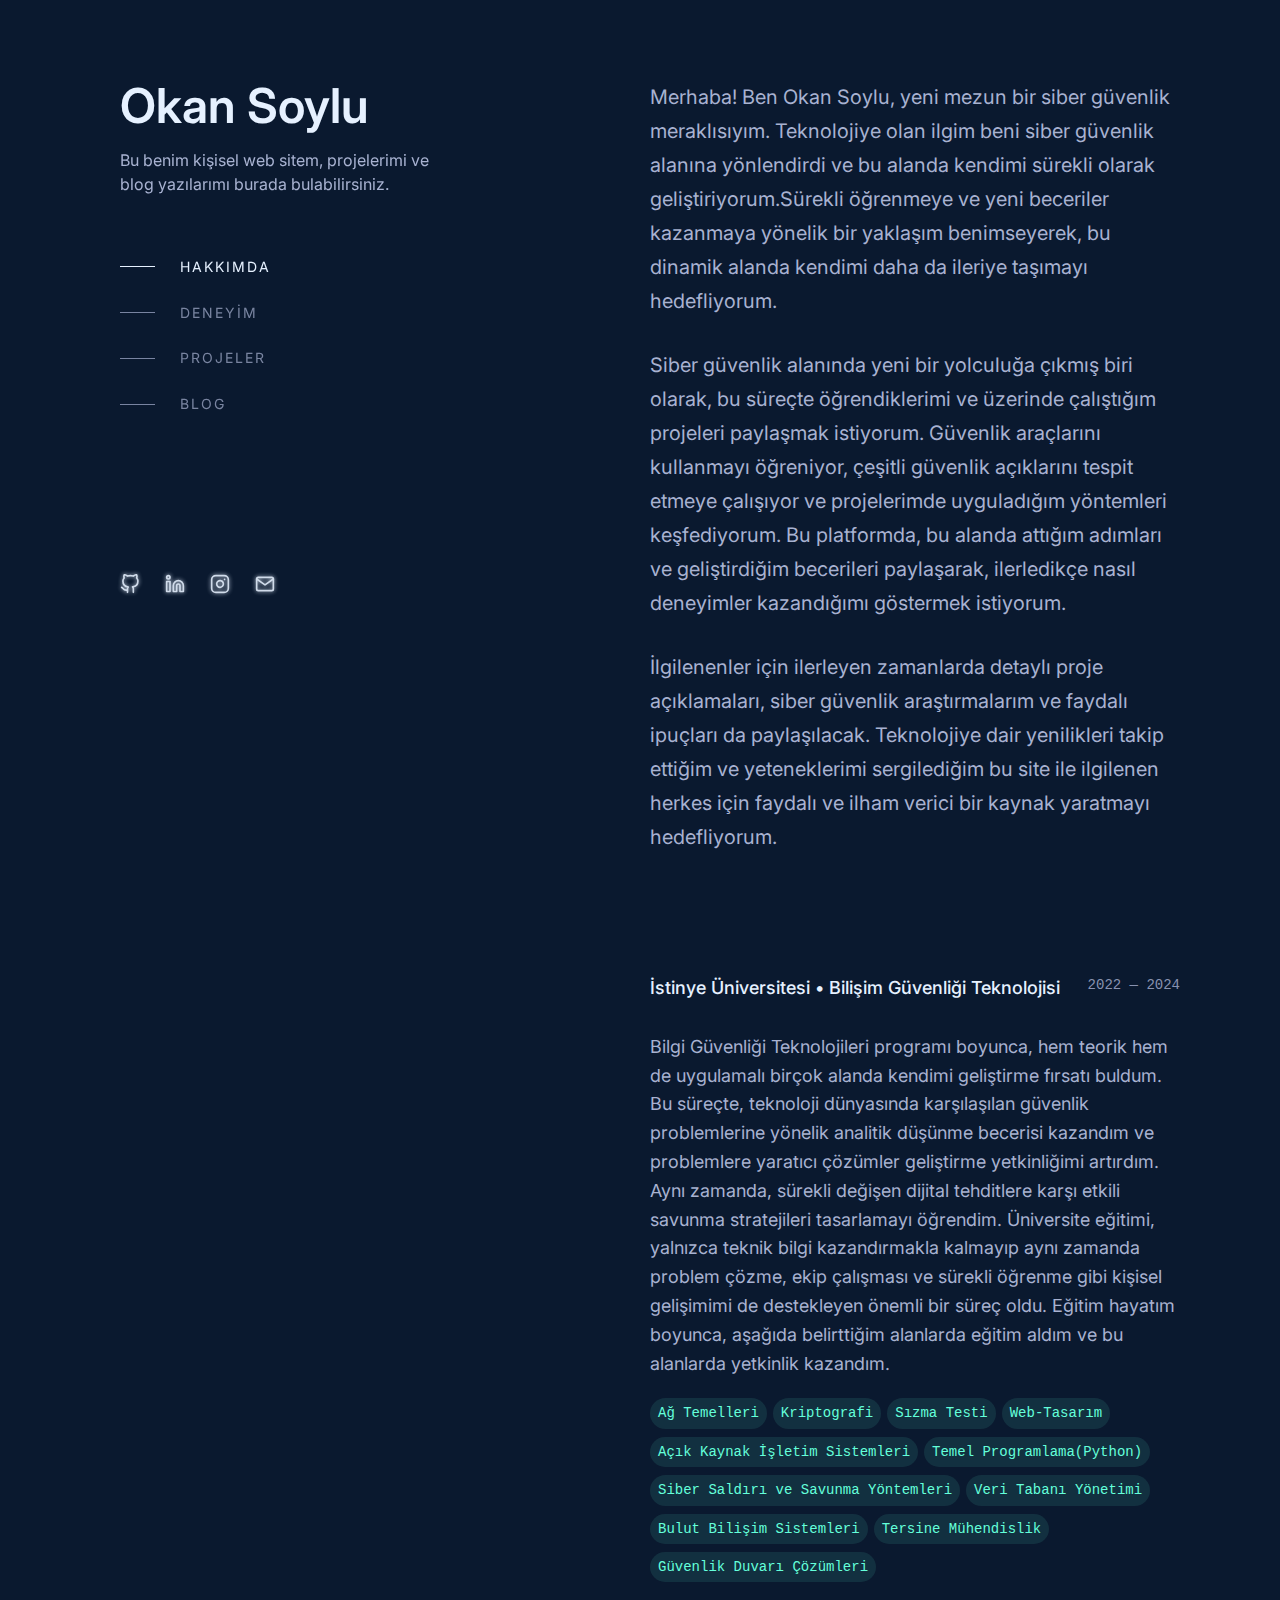
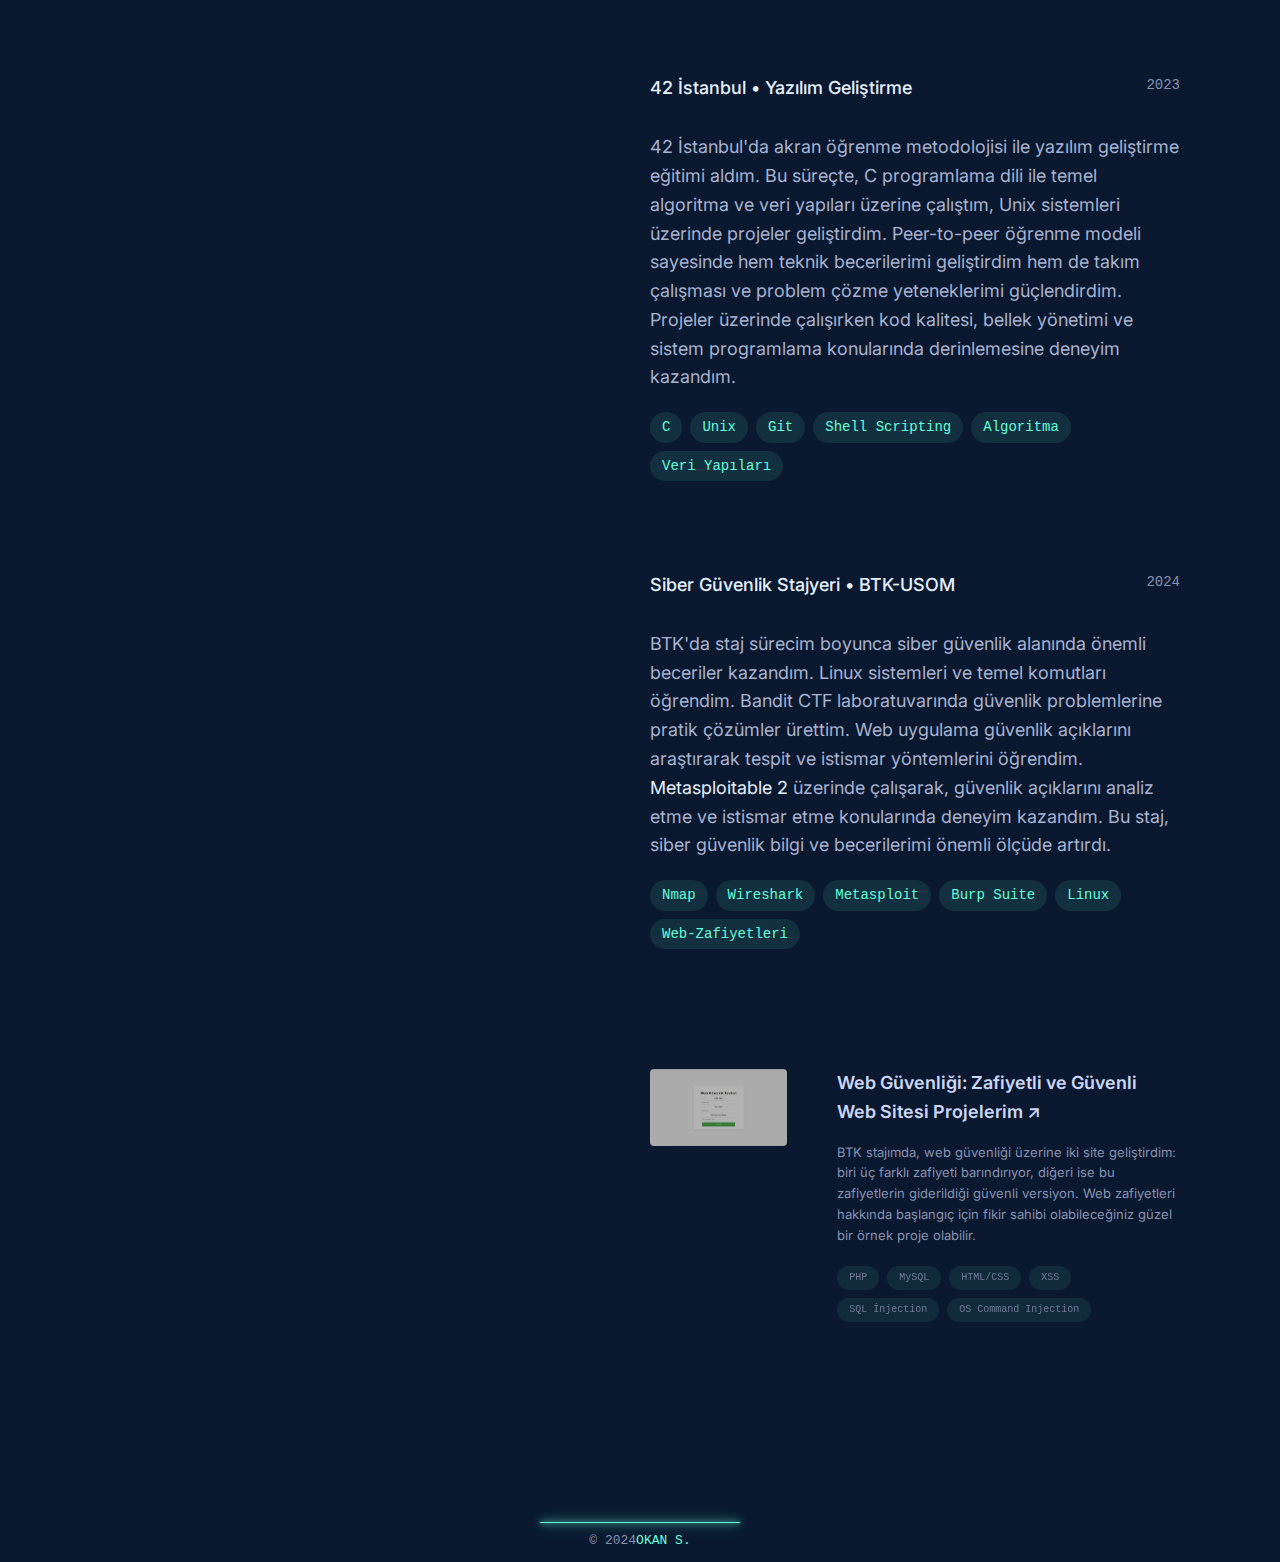
<file: index.html>
<!DOCTYPE html>
<html lang="tr">
<head>
    <meta charset="UTF-8">
    <meta name="viewport" content="width=device-width, initial-scale=1.0">
    <link rel="stylesheet" href="style.css">
    <link href="https://fonts.googleapis.com/css2?family=Inter:wght@300;400;500;600;700&display=swap" rel="stylesheet">
</head>
<body>
    <div class="side-menu">
        <div class="side-title">
            <h1><span>Okan</span> <span>Soylu</span></h1>
            <div>
                <p>Bu benim kişisel web sitem, projelerimi ve blog yazılarımı burada bulabilirsiniz.</p>
            </div>
        </div>

        <nav>
            <ul>
                <li class="active"><a href="#about">Hakkımda</a></li>
                <li><a href="#experience">Deneyim</a></li>
                <li><a href="#projects">Projeler</a></li>
                <li><a href="blog.html">Blog</a></li>
            </ul>
        </nav>

        <div class="social-links">
            <a href="https://github.com/soyluokan" target="_blank" rel="noopener noreferrer" aria-label="GitHub">
                <svg xmlns="http://www.w3.org/2000/svg" viewBox="0 0 24 24" fill="none" stroke="currentColor" stroke-width="2" stroke-linecap="round" stroke-linejoin="round"><path d="M9 19c-5 1.5-5-2.5-7-3m14 6v-3.87a3.37 3.37 0 0 0-.94-2.61c3.14-.35 6.44-1.54 6.44-7A5.44 5.44 0 0 0 20 4.77 5.07 5.07 0 0 0 19.91 1S18.73.65 16 2.48a13.38 13.38 0 0 0-7 0C6.27.65 5.09 1 5.09 1A5.07 5.07 0 0 0 5 4.77a5.44 5.44 0 0 0-1.5 3.78c0 5.42 3.3 6.61 6.44 7A3.37 3.37 0 0 0 9 18.13V22"></path></svg>
            </a>
            <a href="https://www.linkedin.com/in/okan-soylu-57ba29291/" target="_blank" rel="noopener noreferrer" aria-label="LinkedIn">
                <svg xmlns="http://www.w3.org/2000/svg" viewBox="0 0 24 24" fill="none" stroke="currentColor" stroke-width="2" stroke-linecap="round" stroke-linejoin="round"><path d="M16 8a6 6 0 0 1 6 6v7h-4v-7a2 2 0 0 0-2-2 2 2 0 0 0-2 2v7h-4v-7a6 6 0 0 1 6-6z"></path><rect x="2" y="9" width="4" height="12"></rect><circle cx="4" cy="4" r="2"></circle></svg>
            </a>
            <a href="https://www.instagram.com/soyluokann/profilecard/?igsh=MWhtcTM5ZnI5ZzhqcQ%3D%3D" target="_blank" rel="noopener noreferrer" aria-label="Instagram">
                <svg xmlns="http://www.w3.org/2000/svg" viewBox="0 0 24 24" fill="none" stroke="currentColor" stroke-width="2" stroke-linecap="round" stroke-linejoin="round"><rect x="2" y="2" width="20" height="20" rx="5" ry="5"></rect><path d="M16 11.37A4 4 0 1 1 12.63 8 4 4 0 0 1 16 11.37z"></path><line x1="17.5" y1="6.5" x2="17.51" y2="6.5"></line></svg>
            </a>
            <a href="https://mail.google.com/mail/?view=cm&fs=1&to=ookansoyluu@gmail.com" target="_blank" rel="noopener noreferrer" aria-label="Email">
                <svg xmlns="http://www.w3.org/2000/svg" viewBox="0 0 24 24" fill="none" stroke="currentColor" stroke-width="2" stroke-linecap="round" stroke-linejoin="round"><path d="M4 4h16c1.1 0 2 .9 2 2v12c0 1.1-.9 2-2 2H4c-1.1 0-2-.9-2-2V6c0-1.1.9-2 2-2z"></path><polyline points="22,6 12,13 2,6"></polyline></svg>
            </a>
        </div>
    </div>

    <main>
        <div class="right-section active" id="about">
            <p>Merhaba! Ben Okan Soylu, yeni mezun bir siber güvenlik meraklısıyım. Teknolojiye olan ilgim beni siber güvenlik alanına yönlendirdi ve bu alanda kendimi sürekli olarak geliştiriyorum.Sürekli öğrenmeye ve yeni beceriler kazanmaya yönelik bir yaklaşım benimseyerek, bu dinamik alanda kendimi daha da ileriye taşımayı hedefliyorum.</p>
            
            <p>Siber güvenlik alanında yeni bir yolculuğa çıkmış biri olarak, bu süreçte öğrendiklerimi ve üzerinde çalıştığım projeleri paylaşmak istiyorum. Güvenlik araçlarını kullanmayı öğreniyor, çeşitli güvenlik açıklarını tespit etmeye çalışıyor ve projelerimde uyguladığım yöntemleri keşfediyorum. Bu platformda, bu alanda attığım adımları ve geliştirdiğim becerileri paylaşarak, ilerledikçe nasıl deneyimler kazandığımı göstermek istiyorum.</p>
            
            <p>İlgilenenler için ilerleyen zamanlarda detaylı proje açıklamaları, siber güvenlik araştırmalarım ve faydalı ipuçları da paylaşılacak. Teknolojiye dair yenilikleri takip ettiğim ve yeteneklerimi sergilediğim bu site ile ilgilenen herkes için faydalı ve ilham verici bir kaynak yaratmayı hedefliyorum.</p>
        </div>

        <div class="right-section" id="experience">
            <div class="experience-item">
                <div class="experience-header">
                    <h3>İstinye Üniversitesi • Bilişim Güvenliği Teknolojisi</h3>
                    <span class="experience-date">2022 — 2024</span>
                </div>
                <p class="experience-description">
                    Bilgi Güvenliği Teknolojileri programı boyunca, hem teorik hem de uygulamalı birçok alanda kendimi geliştirme fırsatı buldum. Bu süreçte, teknoloji dünyasında karşılaşılan güvenlik problemlerine yönelik analitik düşünme becerisi kazandım ve problemlere yaratıcı çözümler geliştirme yetkinliğimi artırdım. Aynı zamanda, sürekli değişen dijital tehditlere karşı etkili savunma stratejileri tasarlamayı öğrendim. Üniversite eğitimi, yalnızca teknik bilgi kazandırmakla kalmayıp aynı zamanda problem çözme, ekip çalışması ve sürekli öğrenme gibi kişisel gelişimimi de destekleyen önemli bir süreç oldu. Eğitim hayatım boyunca, aşağıda belirttiğim alanlarda eğitim aldım ve bu alanlarda yetkinlik kazandım.
                </p>
                <div class="tech-stack">
                    <span>Ağ Temelleri</span>
                    <span>Kriptografi</span>
                    <span>Sızma Testi</span>
                    <span>Web-Tasarım</span>
                    <span>Açık Kaynak İşletim Sistemleri</span>
                    <span>Temel Programlama(Python)</span>
                    <span>Siber Saldırı ve Savunma Yöntemleri</span>
                    <span>Veri Tabanı Yönetimi</span>
                    <span>Bulut Bilişim Sistemleri</span>
                    <span>Tersine Mühendislik</span>
                    <span>Güvenlik Duvarı Çözümleri</span>
                </div>
            </div>

            <div class="experience-item">
                <div class="experience-header">
                    <h3>42 İstanbul • Yazılım Geliştirme</h3>
                    <span class="experience-date">2023</span>
                </div>
                <p class="experience-description">
                    42 İstanbul'da akran öğrenme metodolojisi ile yazılım geliştirme eğitimi aldım. Bu süreçte, C programlama dili 
                    ile temel algoritma ve veri yapıları üzerine çalıştım, Unix sistemleri üzerinde projeler geliştirdim. Peer-to-peer 
                    öğrenme modeli sayesinde hem teknik becerilerimi geliştirdim hem de takım çalışması ve problem çözme yeteneklerimi 
                    güçlendirdim. Projeler üzerinde çalışırken kod kalitesi, bellek yönetimi ve sistem programlama konularında 
                    derinlemesine deneyim kazandım.
                </p>
                <div class="tech-stack">
                    <span>C</span>
                    <span>Unix</span>
                    <span>Git</span>
                    <span>Shell Scripting</span>
                    <span>Algoritma</span>
                    <span>Veri Yapıları</span>
                </div>
            </div>

            <div class="experience-item">
                <div class="experience-header">
                    <h3>Siber Güvenlik Stajyeri • BTK-USOM</h3>
                    <span class="experience-date">2024</span>
                </div>
                <p class="experience-description">
                    BTK'da staj sürecim boyunca siber güvenlik alanında önemli
                    beceriler kazandım. Linux sistemleri ve temel komutları
                    öğrendim. Bandit CTF laboratuvarında güvenlik problemlerine
                    pratik çözümler ürettim. Web uygulama güvenlik açıklarını
                    araştırarak tespit ve istismar yöntemlerini öğrendim.
                    <a href="https://www.beyaz.net/tr/guvenlik/makaleler/metasploitable_2_nedir.html" target="_blank" rel="noopener noreferrer">Metasploitable 2</a> üzerinde çalışarak, güvenlik açıklarını analiz
                    etme ve istismar etme konularında deneyim kazandım. Bu staj,
                    siber güvenlik bilgi ve becerilerimi önemli ölçüde artırdı.
                </p>
                <div class="tech-stack">
                    <span>Nmap</span>
                    <span>Wireshark</span>
                    <span>Metasploit</span>
                    <span>Burp Suite</span>
                    <span>Linux</span>
                    <span>Web-Zafiyetleri</span>
                </div>
            </div>

            
            </div>
        </div>

        <div class="right-section" id="projects">
            <div class="project-item">
                <div class="project-image">
                    <img src="./images/anasayfa.jpg" alt="Web Güvenlik Projesi Ana Sayfa" />
                </div>
                <div class="project-content">
                    <h3><a href="web-zafiyet-projesi.html">Web Güvenliği: Zafiyetli ve Güvenli Web Sitesi Projelerim ↗</a></h3>
                    <p>BTK stajımda, web güvenliği üzerine iki site geliştirdim: biri üç farklı zafiyeti barındırıyor, diğeri ise bu zafiyetlerin giderildiği güvenli versiyon. Web zafiyetleri hakkında başlangıç için fikir sahibi olabileceğiniz güzel bir örnek proje olabilir.</p>
                    <div class="tech-stack">
                        <span>PHP</span>
                        <span>MySQL</span>
                        <span>HTML/CSS</span>
                        <span>XSS</span>
                        <span>SQL İnjection</span>
                        <span>OS Command Injection</span>
                    </div>
                </div>
            </div>
        </div>
    </main>
    <div class="white-line">© 2024 <span>OKAN S.</span></div>
    <script>
        // Scroll pozisyonuna göre aktif menüyü güncelle
        window.addEventListener('scroll', function() {
            const sections = document.querySelectorAll('.right-section');
            const navItems = document.querySelectorAll('.side-menu nav ul li');
            
            let current = '';
            
            sections.forEach(section => {
                const sectionTop = section.offsetTop;
                if (pageYOffset >= sectionTop - 100) {
                    current = section.getAttribute('id');
                }
            });
            
            navItems.forEach(item => {
                item.classList.remove('active');
                if (item.querySelector('a').getAttribute('href') === `#${current}`) {
                    item.classList.add('active');
                }
            });
        });
    </script>
</body>
</html>
</file>
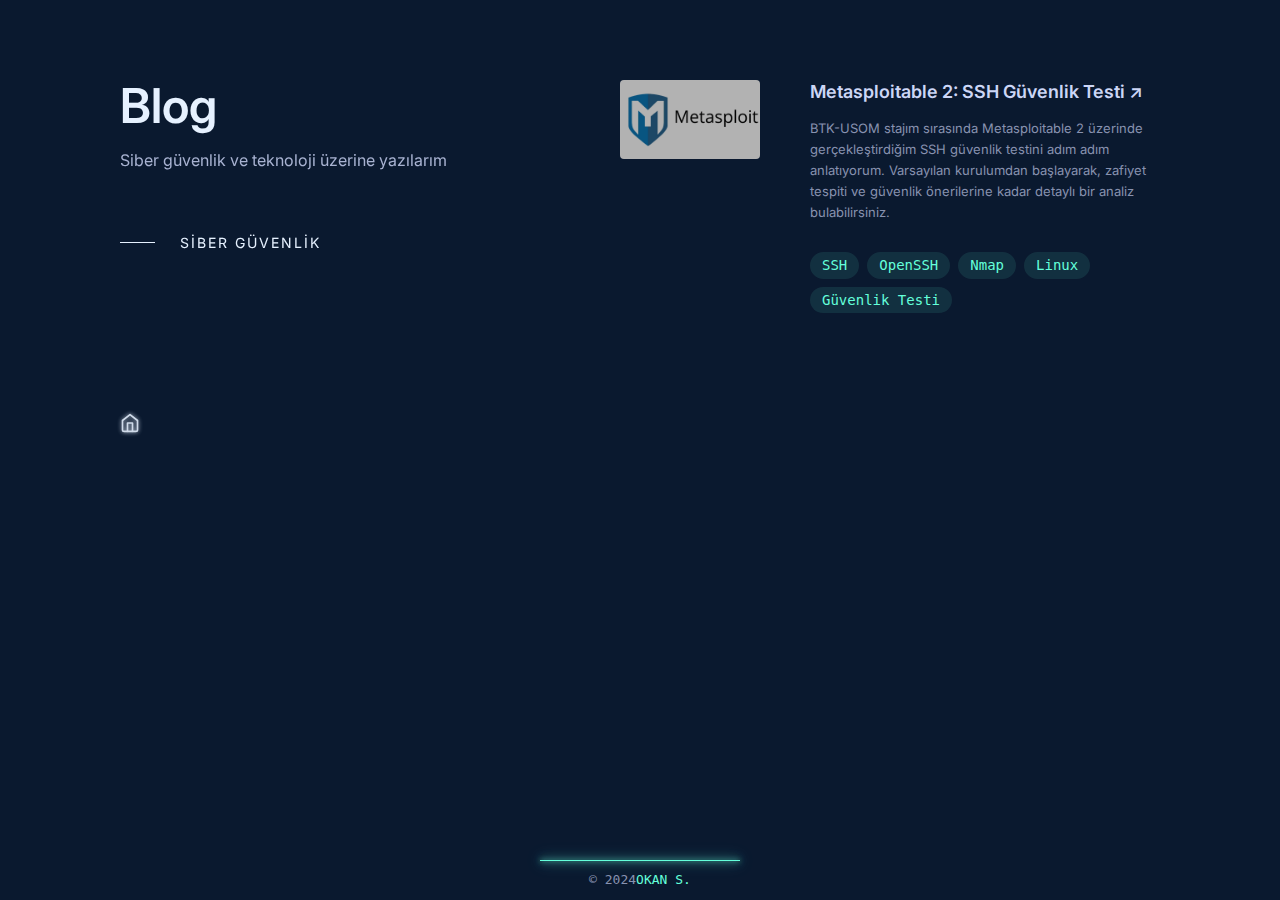
<file: blog.html>
<!DOCTYPE html>
<html lang="tr">
<head>
    <meta charset="UTF-8">
    <meta name="viewport" content="width=device-width, initial-scale=1.0">
    <title>Blog - Okan Soylu</title>
    <link rel="stylesheet" href="style.css">
    <link href="https://fonts.googleapis.com/css2?family=Inter:wght@300;400;500;600;700&display=swap" rel="stylesheet">
</head>
<body>
    <div class="side-menu">
        <div class="side-title">
            <h1><span>Blog</span></h1>
            <div>
                <p>Siber güvenlik ve teknoloji üzerine yazılarım</p>
            </div>
        </div>

        <nav>
            <ul>
                <li class="active"><a href="#security">Siber Güvenlik</a></li>
            </ul>
        </nav>

        <div class="social-links">
            <a href="index.html" aria-label="Ana Sayfa">
                <svg xmlns="http://www.w3.org/2000/svg" viewBox="0 0 24 24" fill="none" stroke="currentColor" stroke-width="2" stroke-linecap="round" stroke-linejoin="round"><path d="M3 9l9-7 9 7v11a2 2 0 0 1-2 2H5a2 2 0 0 1-2-2z"></path><polyline points="9 22 9 12 15 12 15 22"></polyline></svg>
            </a>
        </div>
    </div>

    <main>
        <div class="blog-container">
            <div class="project-item">
                <div class="project-image">
                    <img src="images/mtsploit-logo.png" alt="Metasploit Logo" />
                </div>
                <div class="project-content">
                    <h3><a href="#post1">Metasploitable 2: SSH Güvenlik Testi ↗</a></h3>
                    <p>BTK-USOM stajım sırasında Metasploitable 2 üzerinde gerçekleştirdiğim SSH güvenlik testini adım adım anlatıyorum. Varsayılan kurulumdan başlayarak, zafiyet tespiti ve güvenlik önerilerine kadar detaylı bir analiz bulabilirsiniz.</p>
                    <div class="tech-stack">
                        <span>SSH</span>
                        <span>OpenSSH</span>
                        <span>Nmap</span>
                        <span>Linux</span>
                        <span>Güvenlik Testi</span>
                    </div>
                </div>
            </div>

            <!-- Tam blog yazısı -->
            <article id="post1" class="blog-post" style="display: none;">
                <div class="post-header">
                    <h2>Metasploitable 2: SSH Güvenlik Testi</h2>
                    <div class="post-meta">
                        <span class="post-date">15 Mart 2024</span>
                        <span class="post-category">Siber Güvenlik</span>
                    </div>
                </div>
                <div class="post-content">
                    <p>Bu yazıda, BTK-USOM stajım sırasında gerçekleştirdiğim güvenlik testlerinden birini detaylı olarak anlatacağım. Metasploitable 2, güvenlik uzmanları ve öğrenciler için özel olarak hazırlanmış, kasıtlı olarak güvenlik açıkları barındıran bir Linux dağıtımıdır. Bu sanal makine, güvenlik testlerini güvenli bir ortamda pratik yapabilmek için tasarlanmıştır ve içerisinde SSH, FTP, HTTP gibi birçok zafiyetli servis bulunmaktadır.</p>

                    <p>BTK-USOM stajım sırasında Metasploitable 2 üzerinde gerçekleştirdiğim güvenlik testlerinden SSH servisine odaklanarak, bir güvenlik testinin nasıl yapıldığını adım adım anlatacağım. SSH, sistemlere uzaktan güvenli erişim sağlayan önemli bir servis olduğu için, güvenlik yapılandırması kritik önem taşır.</p>

                    <h3>1. Hedef Sistem Bilgisi</h3>
                    <p>İlk olarak Metasploitable 2 sanal makinesini WMvare üzerinde başlattık. Açılış ekranında bizi varsayılan giriş bilgileri karşıladı:</p>
                    <ul>
                        <li>Kullanıcı adı: msfadmin</li>
                        <li>Parola: msfadmin</li>
                    </ul>
                    
                    <p>Bu bilgilerle sisteme giriş yaptıktan sonra, hedef sistemin ağ bilgilerini öğrenmek için terminal üzerinde <code>ipconfig</code> komutunu çalıştırdık:</p>
                    
                    <img src="images/msf-2.JPG" alt="IP Konfigürasyonu" class="post-image">
                    
                    <p>Komut çıktısından gördüğümüz üzere, Metasploitable 2 sistemimiz 192.168.61.134 IP adresini almış durumda. Bu IP adresi, güvenlik testlerimiz sırasında hedef sistemimize erişmek için kullanacağımız adres olacak.</p>

                    <h3>2. SSH Servis Analizi</h3>
                    <p>Hedef sistemdeki SSH servisini analiz etmek için Nmap aracını kullandık. Nmap (Network Mapper), ağ keşfi ve güvenlik denetimi için kullanılan açık kaynaklı bir araçtır. Bu araç sayesinde hedef sistemdeki açık portları, çalışan servisleri ve bu servislerin versiyonlarını tespit edebiliriz.</p>
                    
                    <p>Aşağıdaki Nmap komutunu kullanarak hedef sistemdeki SSH servisinin detaylı analizini gerçekleştirdik:</p>
                    <code>nmap -sV -sS -O  192.168.61.134</code>
                    
                    <p>Kullandığımız Nmap parametrelerinin işlevleri:</p>
                    <ul>
                        <li><code>-sV</code>: Çalışan servislerin versiyon bilgilerini tespit eder</li>
                        <li><code>-sS</code>: TCP SYN taraması yapar, yarı-açık tarama olarak da bilinir</li>
                        <li><code>-O</code>: İşletim sistemi tespiti yapar</li>
                    </ul>

                    <p>Bu parametreler dışında Nmap'in çok daha fazla özelliği bulunmaktadır. Terminal üzerinde <code>nmap --help</code> komutunu çalıştırarak tüm parametrelere ve detaylı açıklamalarına ulaşabilirsiniz.</p>
                    
                    <img src="images/msf-4.JPG" alt="Nmap Tarama Sonuçları" class="post-image">
                    
                    <p>Tarama sonucunda SSH servisi hakkında önemli bilgilere ulaştık:</p>
                    <ul>
                        <li>Port: 22/tcp (açık)</li>
                        <li>Servis: OpenSSH 4.7p1</li>
                        <li>Platform: Debian 8ubuntu1</li>
                    </ul>
                    
                    <p>Bu bilgiler, SSH servisinin eski bir sürüm kullandığını ve potansiyel güvenlik açıklarına sahip olabileceğini gösteriyor.</p>

                    <h3>3. Bağlantı Testi</h3>
                    <p>SSH (Secure Shell) bağlantısı yapmak için temel syntax şu şekildedir:</p>
                    <code>ssh [kullanıcı_adı]@[hedef_ip_adresi]</code>
                    
                    <p>Örneğin normal şartlarda şu komut yeterli olurdu:</p>
                    <code>ssh msfadmin@192.168.61.134</code>

                    <img src="images/msf-5.JPG" alt="SSH Bağlantısı" class="post-image">
                    
                    <p>Ancak SSH bağlantı denemesi sırasında modern SSH istemcilerinin güvenlik nedeniyle eski algoritmaları reddettiğini gördük. Bu nedenle bağlantı için özel parametreler kullanmamız gerekti:</p>
                    <code>ssh -o HostKeyAlgorithms=+ssh-rsa -o PubkeyAcceptedAlgorithms=+ssh-rsa msfadmin@192.168.61.134</code>
                    
                    <p>Burada kullandığımız ek parametreler, eski RSA algoritmasını kabul etmemizi sağlıyor. Bu durum bile sistemin ne kadar eski ve güvensiz olduğunu gösteriyor.</p>

                    <h3>Tespit Edilen Güvenlik Zafiyetleri</h3>
                    <ul>
                        <li>OpenSSH 4.7p1 sürümü çok eski ve bilinen güvenlik açıkları mevcut</li>
                        <li>Eski ve güvensiz SSH algoritmaları kullanılıyor</li>
                        <li>SSH servisi varsayılan portta (22) çalışıyor</li>
                        <li>Basit ve tahmin edilebilir kullanıcı adı/şifre kullanılmış</li>
                    </ul>

                    <h3>Güvenlik Önerileri</h3>
                    <ul>
                        <li>SSH sürümünün güncel bir versiyona yükseltilmesi</li>
                        <li>Güvenli SSH algoritmalarının kullanılması</li>
                        <li>SSH portunun değiştirilmesi</li>
                        <li>Güçlü parola politikalarının uygulanması</li>
                    </ul>
                </div>
            </article>
        </div>
    </main>

    <div class="white-line">© 2024 <span>OKAN S.</span></div>

    <script>
        document.addEventListener('DOMContentLoaded', function() {
            // Blog yazısı görüntüleme
            document.querySelector('.project-content h3 a').addEventListener('click', function(e) {
                e.preventDefault();
                document.querySelector('.project-item').style.display = 'none';
                document.querySelector('#post1').style.display = 'block';
            });

            // Ana sayfaya dönüş için sosyal medya ikonlarındaki ev ikonuna tıklama
            document.querySelector('.social-links a').addEventListener('click', function() {
                window.location.href = 'index.html';
            });
        });
    </script>
</body>
</html>
</file>
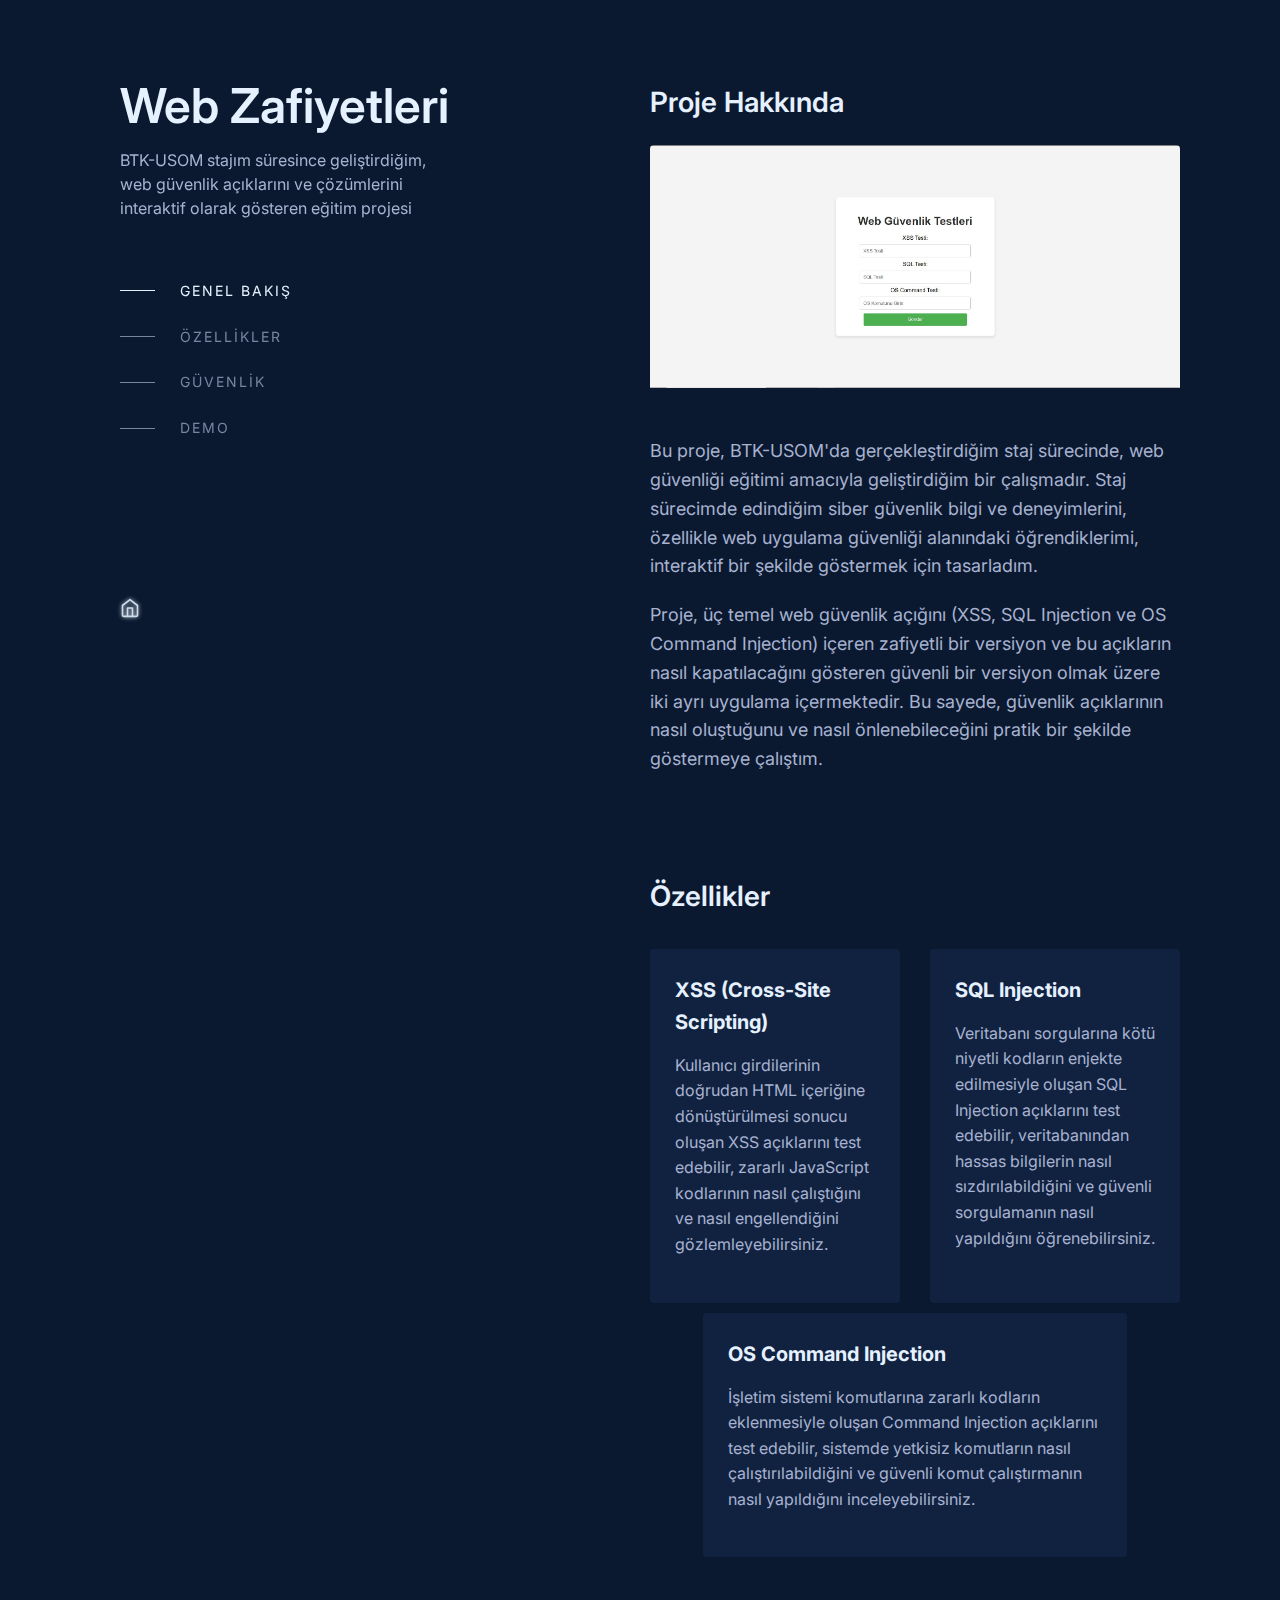
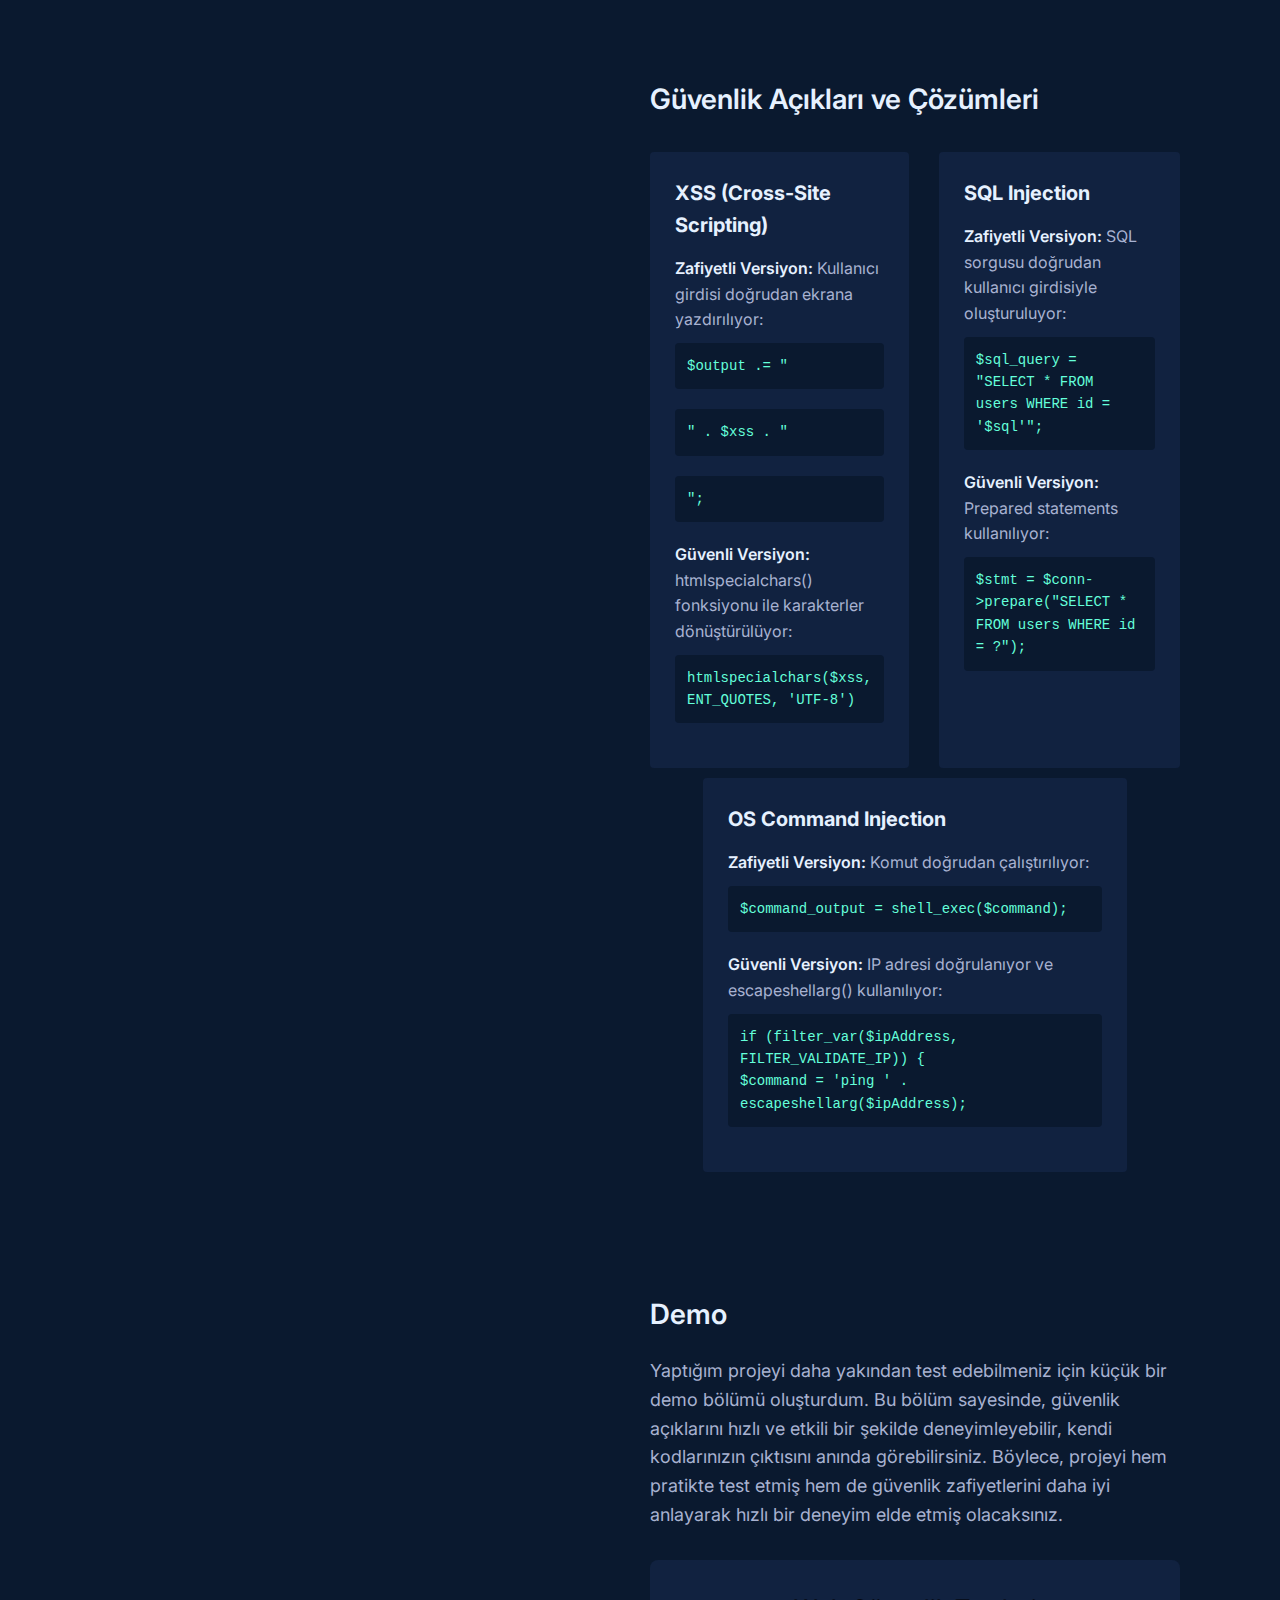
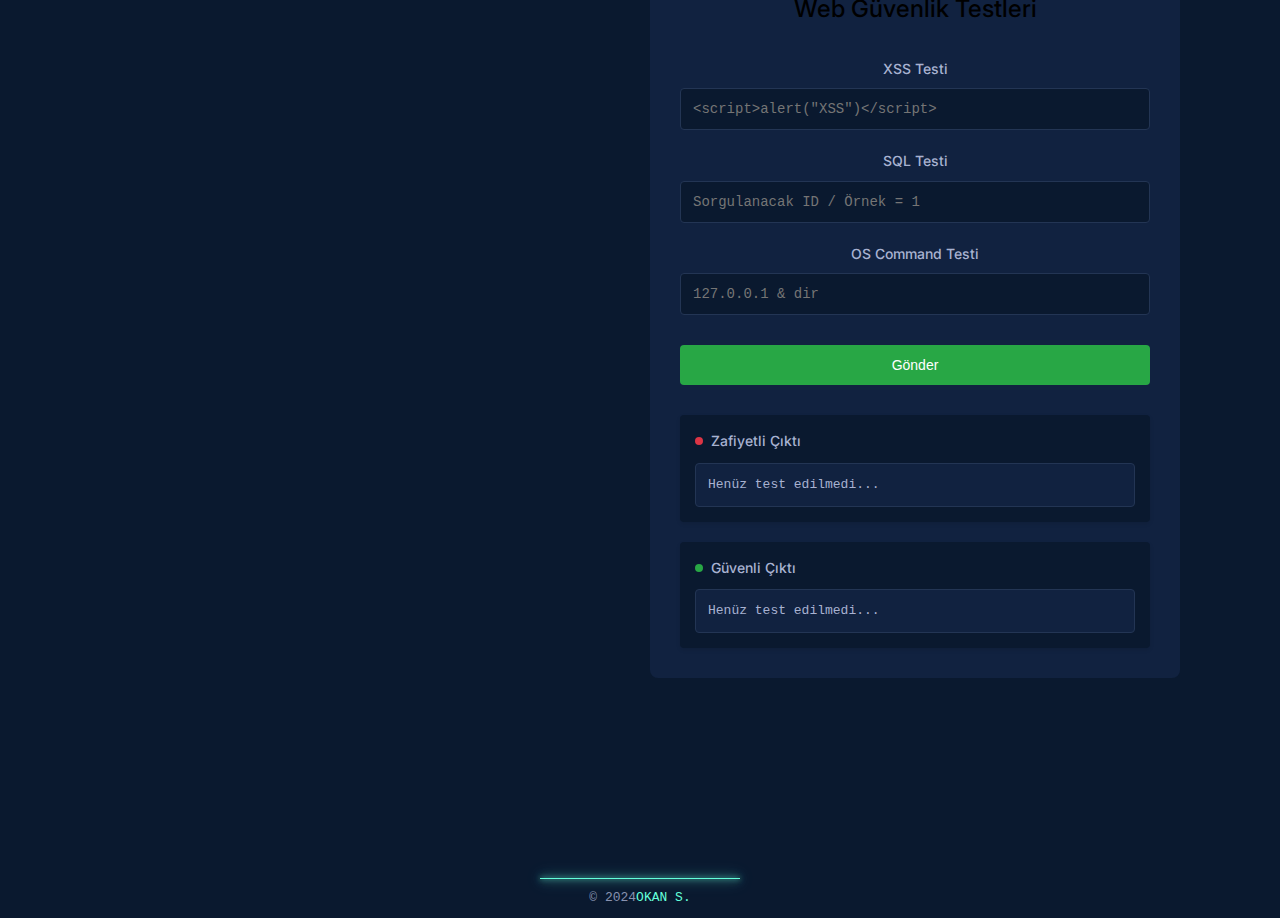
<file: web-zafiyet-projesi.html>
<!DOCTYPE html>
<html lang="tr">
<head>
    <meta charset="UTF-8">
    <meta name="viewport" content="width=device-width, initial-scale=1.0">
    <title>Web Zafiyet Projesi</title>
    <link rel="stylesheet" href="style.css">
    <link href="https://fonts.googleapis.com/css2?family=Inter:wght@300;400;500;600;700&display=swap" rel="stylesheet">
</head>
<body>
    <div class="side-menu">
        <div class="side-title">
            <h1><span>Web</span> <span>Zafiyetleri</span></h1>
            <div>
                <p>BTK-USOM stajım süresince geliştirdiğim, web güvenlik açıklarını ve çözümlerini interaktif olarak gösteren eğitim projesi</p>
            </div>
        </div>

        <nav>
            <ul>
                <li class="active"><a href="#overview">Genel Bakış</a></li>
                <li><a href="#features">Özellikler</a></li>
                <li><a href="#security">Güvenlik</a></li>
                <li><a href="#demo">Demo</a></li>
            </ul>
        </nav>

        <div class="social-links">
            <a href="index.html" aria-label="Ana Sayfa">
                <svg xmlns="http://www.w3.org/2000/svg" viewBox="0 0 24 24" fill="none" stroke="currentColor" stroke-width="2" stroke-linecap="round" stroke-linejoin="round"><path d="M3 9l9-7 9 7v11a2 2 0 0 1-2 2H5a2 2 0 0 1-2-2z"></path><polyline points="9 22 9 12 15 12 15 22"></polyline></svg>
            </a>
        </div>
    </div>

    <main>
        <div class="right-section" id="overview">
            <h2>Proje Hakkında</h2>
            <div class="project-detail-image">
                <img src="./images/anasayfa.jpg" alt="Proje Ana Sayfa" />
            </div>
            <p>Bu proje, BTK-USOM'da gerçekleştirdiğim staj sürecinde, web güvenliği eğitimi amacıyla geliştirdiğim bir çalışmadır. Staj sürecimde edindiğim siber güvenlik bilgi ve deneyimlerini, özellikle web uygulama güvenliği alanındaki öğrendiklerimi, interaktif bir şekilde göstermek için tasarladım.</p>
            <p>Proje, üç temel web güvenlik açığını (XSS, SQL Injection ve OS Command Injection) içeren zafiyetli bir versiyon ve bu açıkların nasıl kapatılacağını gösteren güvenli bir versiyon olmak üzere iki ayrı uygulama içermektedir. Bu sayede, güvenlik açıklarının nasıl oluştuğunu ve nasıl önlenebileceğini pratik bir şekilde göstermeye çalıştım.</p>
        </div>

        <div class="right-section" id="features">
            <h2>Özellikler</h2>
            <div class="feature-grid">
                <div class="feature-item">
                    <h3>XSS (Cross-Site Scripting)</h3>
                    <p>Kullanıcı girdilerinin doğrudan HTML içeriğine dönüştürülmesi sonucu oluşan XSS açıklarını test edebilir, zararlı JavaScript kodlarının nasıl çalıştığını ve nasıl engellendiğini gözlemleyebilirsiniz.</p>
                </div>
                <div class="feature-item">
                    <h3>SQL Injection</h3>
                    <p>Veritabanı sorgularına kötü niyetli kodların enjekte edilmesiyle oluşan SQL Injection açıklarını test edebilir, veritabanından hassas bilgilerin nasıl sızdırılabildiğini ve güvenli sorgulamanın nasıl yapıldığını öğrenebilirsiniz.</p>
                </div>
                <div class="feature-item">
                    <h3>OS Command Injection</h3>
                    <p>İşletim sistemi komutlarına zararlı kodların eklenmesiyle oluşan Command Injection açıklarını test edebilir, sistemde yetkisiz komutların nasıl çalıştırılabildiğini ve güvenli komut çalıştırmanın nasıl yapıldığını inceleyebilirsiniz.</p>
                </div>
            </div>
        </div>

        <div class="right-section" id="security">
            <h2>Güvenlik Açıkları ve Çözümleri</h2>
            <div class="security-comparison">
                <div class="security-item">
                    <h3>XSS (Cross-Site Scripting)</h3>
                    <p><strong>Zafiyetli Versiyon:</strong> Kullanıcı girdisi doğrudan ekrana yazdırılıyor:<br>
                    <code>$output .= "<p>" . $xss . "</p>";</code></p>
                    <p><strong>Güvenli Versiyon:</strong> htmlspecialchars() fonksiyonu ile karakterler dönüştürülüyor:<br>
                    <code>htmlspecialchars($xss, ENT_QUOTES, 'UTF-8')</code></p>
                </div>
                <div class="security-item">
                    <h3>SQL Injection</h3>
                    <p><strong>Zafiyetli Versiyon:</strong> SQL sorgusu doğrudan kullanıcı girdisiyle oluşturuluyor:<br>
                    <code>$sql_query = "SELECT * FROM users WHERE id = '$sql'";</code></p>
                    <p><strong>Güvenli Versiyon:</strong> Prepared statements kullanılıyor:<br>
                    <code>$stmt = $conn->prepare("SELECT * FROM users WHERE id = ?");</code></p>
                </div>
                <div class="security-item">
                    <h3>OS Command Injection</h3>
                    <p><strong>Zafiyetli Versiyon:</strong> Komut doğrudan çalıştırılıyor:<br>
                    <code>$command_output = shell_exec($command);</code></p>
                    <p><strong>Güvenli Versiyon:</strong> IP adresi doğrulanıyor ve escapeshellarg() kullanılıyor:<br>
                    <code>if (filter_var($ipAddress, FILTER_VALIDATE_IP)) {<br>
                    $command = 'ping ' . escapeshellarg($ipAddress);</code></p>
                </div>
            </div>
        </div>

        <div class="right-section active" id="demo">
            <h2>Demo</h2>
            <p>Yaptığım projeyi daha yakından test edebilmeniz için küçük bir demo bölümü oluşturdum. Bu bölüm sayesinde, güvenlik açıklarını hızlı ve etkili bir şekilde deneyimleyebilir, kendi kodlarınızın çıktısını anında görebilirsiniz. Böylece, projeyi hem pratikte test etmiş hem de güvenlik zafiyetlerini daha iyi anlayarak hızlı bir deneyim elde etmiş olacaksınız.</p>
            
            <div class="security-test-container">
                <h2 class="test-title">Web Güvenlik Testleri</h2>
                <div class="test-form">
                    <div class="test-group">
                        <label class="centered-label">XSS Testi</label>
                        <input type="text" id="xss-input" placeholder='<script>alert("XSS")</script>'>
                    </div>

                    <div class="test-group">
                        <label class="centered-label">SQL Testi</label>
                        <input type="text" id="sql-input" placeholder="Sorgulanacak ID / Örnek = 1 ">
                    </div>

                    <div class="test-group">
                        <label class="centered-label">OS Command Testi</label>
                        <input type="text" id="cmd-input" placeholder="127.0.0.1 & dir">
                    </div>

                    <button onclick="runTests()">Gönder</button>
                </div>

                <!-- XSS testleri için gizli div -->
                <div id="xss-test-area" style="display: none;"></div>

                <div class="output-boxes">
                    <div class="output-box vulnerable">
                        <h3>Zafiyetli Çıktı</h3>
                        <div class="output-content" id="vulnerable-output">
                            Henüz test edilmedi...
                        </div>
                    </div>

                    <div class="output-box secure">
                        <h3>Güvenli Çıktı</h3>
                        <div class="output-content" id="secure-output">
                            Henüz test edilmedi...
                        </div>
                    </div>
                </div>
            </div>
        </div>
    </main>

    <div class="white-line">© 2024 <span>OKAN S.</span></div>

    <script>
        document.addEventListener('DOMContentLoaded', function() {
            // Ana sayfaya dönüş için sosyal medya ikonlarındaki ev ikonuna tıklama
            document.querySelector('.social-links a').addEventListener('click', function() {
                window.location.href = 'index.html';
            });
        });
    </script>
</body>
</html>
</file>
<file: style.css>
:root {
    --navy: #0a192f;
    --light-navy: #112240;
    --lightest-navy: #233554;
    --slate: #8892b0;
    --light-slate: #a8b2d1;
    --lightest-slate: #ccd6f6;
    --white: #e6f1ff;
    --green: #64ffda;
}

* {
    margin: 0;
    padding: 0;
    box-sizing: border-box;
}

body {
    background-color: var(--navy);
    color: var(--slate);
    font-family: 'Inter', sans-serif;
    line-height: 1.3;
    display: flex;
    flex-direction: column;
    min-height: 100vh;
}

/* Sol Bölüm */
.side-menu {
    position: fixed;
    left: 100px;
    top: 80px;
    width: 350px;
    display: flex;
    flex-direction: column;
    gap: 60px;
    padding-left: 20px;
}

/* Başlık Bölümü */
.side-title {
    display: flex;
    flex-direction: column;
    gap: 15px;
    align-items: flex-start;
    padding-left: 0;
}

.side-title h1 {
    font-size: 48px;
    font-weight: 600;
    color: var(--white);
    line-height: 1.1;
}

.side-title h2 {
    font-size: 32px;
    color: var(--slate);
    font-weight: 500;
    opacity: 0.7;
    display: block;
    margin-bottom: 10px;
}

.side-title p {
    font-size: 16px;
    color: var(--light-slate);
    line-height: 1.5;
    display: block;
}

/* Navigasyon */
.side-menu nav {
    margin-top: 0;
    align-self: flex-start;
    padding-left: 60px;
}

.side-menu nav ul {
    list-style: none;
    display: flex;
    flex-direction: column;
    gap: 25px;
}

.side-menu nav ul li {
    position: relative;
    transition: transform 0.3s ease;
}

.side-menu nav ul li::before {
    content: '';
    position: absolute;
    left: -60px;
    top: 50%;
    width: 35px;
    height: 1px;
    background-color: var(--light-slate);
    opacity: 0.7;
    transition: width 0.3s ease;
    transform-origin: left;
}

.side-menu nav ul li:hover {
    transform: translateX(10px);
}

.side-menu nav ul li:hover::before {
    width: 45px;
    opacity: 1;
}

.side-menu nav ul li.active::before {
    background-color: var(--white);
    opacity: 1;
}

.side-menu nav ul li.active:hover::before {
    width: 45px;
}

.side-menu nav ul li a {
    color: var(--light-slate);
    text-decoration: none;
    font-size: 14px;
    letter-spacing: 2px;
    text-transform: uppercase;
    opacity: 0.7;
    transition: all 0.3s ease;
}

.side-menu nav ul li.active a {
    color: var(--white);
    opacity: 1;
}

.side-menu nav ul li a:hover {
    color: var(--white);
    opacity: 1;
}

/* Sosyal Medya */
.social-links {
    display: flex;
    flex-direction: row;
    gap: 25px;
    margin-top: auto;
    padding-top: 100px;
    padding-left: 0;
    align-self: flex-start;
}

.social-links a {
    color: var(--white);
    opacity: 0.9;
    transition: all 0.3s ease;
}

.social-links a:hover {
    color: var(--white);
    opacity: 1;
    transform: translateY(-2px);
    text-shadow: 0 0 5px var(--white),
                 0 0 10px var(--white),
                 0 0 15px var(--white);
}

.social-links svg {
    width: 20px;
    height: 20px;
    filter: drop-shadow(0 0 2px var(--white));
}

.social-links a:hover svg {
    filter: drop-shadow(0 0 5px var(--white));
}

/* Ana İçerik */
main {
    margin-left: 600px;
    padding: 0 100px 100px 0;
    max-width: 1400px;
    margin-top: 80px;
    flex: 1;
}

.right-section {
    color: var(--light-slate);
    font-size: 18px;
    line-height: 1.6;
    max-width: 1200px;
    margin-left: 50px;
    margin-bottom: 100px;
    display: block;
    opacity: 1;
    scroll-margin-top: 80px;
}

.right-section p {
    margin-bottom: 25px;
}

.right-section a {
    color: var(--white);
    text-decoration: none;
    transition: all 0.3s ease;
}

.right-section a:hover {
    color: var(--green);
}

/* Aktif bölümü göster */
.right-section.active {
    display: block;
    opacity: 1;
}

/* About bölümü varsayılan olarak görünür */
#about {
    display: block;
    animation: fadeInUp 0.5s ease forwards;
    max-width: 1200px;
}

/* Animasyon */
@keyframes fadeInUp {
    from {
        opacity: 0;
        transform: translateY(20px);
    }
    to {
        opacity: 1;
        transform: translateY(0);
    }
}

/* Responsive */
@media (max-width: 1200px) {
    main {
        margin-left: 400px;
        width: calc(100% - 400px);
        margin-top: 80px;
        padding: 0 50px 50px 0;
    }
}

@media (max-width: 768px) {
    body {
        flex-direction: column;
    }

    .side-menu {
        position: static;
        width: 100%;
        left: 0;
        top: 0;
        padding: 20px;
        gap: 30px;
        align-items: center;
    }

    .side-title {
        text-align: center;
        align-items: center;
        width: 100%;
    }

    .side-title h1 {
        text-align: center;
        width: 100%;
        font-size: 36px;
    }

    .side-title p {
        text-align: center;
        max-width: 600px;
        margin: 0 auto;
    }

    .side-menu nav {
        width: 100%;
        padding-left: 0;
        align-self: center;
    }

    .side-menu nav ul {
        flex-direction: row;
        justify-content: center;
        width: 100%;
        gap: 20px;
    }

    .side-menu nav ul li::before {
        display: none;
    }

    .social-links {
        width: 100%;
        justify-content: center;
        padding: 20px 0;
        margin-top: 20px;
    }

    main {
        margin-left: 0;
        padding: 20px;
        width: 100%;
    }

    .right-section {
        margin-left: 0;
        padding: 15px;
        text-align: center;
    }

    .project-item {
        grid-template-columns: 1fr;
        gap: 20px;
        text-align: center;
    }

    .project-image {
        max-width: 100%;
        margin: 0 auto;
    }

    .tech-stack {
        justify-content: center;
    }

    .experience-header {
        flex-direction: column;
        align-items: center;
        text-align: center;
        gap: 10px;
    }

    .experience-date {
        text-align: center;
    }

    .experience-description {
        text-align: center;
    }

    .white-line {
        position: relative;
        height: 5px;
        background-color: var(--navy);
        width: 100%;
        text-align: center;
        color: var(--slate);
        font-family: 'SF Mono', monospace;
        font-size: 13px;
        padding: 20px 0;
        display: flex;
        justify-content: center;
        align-items: center;
        margin-top: 40px;
    }

    .white-line::before {
        content: '';
        position: absolute;
        top: 0;
        left: 50%;
        transform: translateX(-50%);
        width: 200px;
        height: 1px;
        background-color: var(--green);
        box-shadow: 0 0 5px var(--green),
                    0 0 10px var(--green),
                    0 0 15px var(--green);
    }

    .white-line span {
        color: var(--green);
    }

    /* Deneyim başlıkları ve tarihler için düzenleme */
    .experience-header h3 {
        text-align: center;
        width: 100%;
        margin-bottom: 5px;
    }

    .experience-date {
        text-align: center;
        width: 100%;
        margin-bottom: 15px;
    }

    /* Footer düzeltmesi */
    .white-line {
        position: relative;
        bottom: 0;
        left: 0;
        width: 100%;
        margin-top: 40px;
        padding: 20px 0;
        background-color: var(--navy);
        z-index: 10;
    }
}

/* Daha küçük ekranlar için ek düzenlemeler */
@media (max-width: 480px) {
    .side-title h1 {
        font-size: 32px;
    }

    .side-menu nav ul {
        gap: 15px;
    }

    .side-menu nav ul li a {
        font-size: 12px;
    }

    .tech-stack span {
        font-size: 11px;
        padding: 3px 8px;
    }

    .white-line {
        font-size: 12px;
        padding: 15px 0;
    }

    .white-line::before {
        width: 150px;
    }
}

/* Experience Bölümü */
.experience-item {
    margin-bottom: 50px;
    padding: 20px 0;
    transition: all 0.3s ease;
    max-width: 1200px;
}

.experience-header {
    display: flex;
    justify-content: space-between;
    align-items: flex-start;
    margin-bottom: 10px;
}

.experience-header h3 {
    color: var(--white);
    font-size: 18px;
    font-weight: 500;
    margin-bottom: 0;
}

.experience-date {
    color: var(--slate);
    font-size: 14px;
    font-family: 'SF Mono', monospace;
    min-width: 100px;
    text-align: right;
}

.experience-description {
    color: var(--light-slate);
    font-size: 18px;
    line-height: 1.6;
    margin-bottom: 15px;
}

.tech-stack {
    display: flex;
    flex-wrap: wrap;
    gap: 8px;
    margin-top: 10px;
    max-width: 800px;
}

.tech-stack span {
    color: var(--green);
    font-size: 14px;
    font-family: 'SF Mono', monospace;
    padding: 4px 12px;
    background-color: rgba(100, 255, 218, 0.1);
    border-radius: 20px;
    display: inline-block;
    transition: all 0.3s ease;
}

.tech-stack span:hover {
    background-color: rgba(100, 255, 218, 0.2);
}

/* İstinye Üniversitesi için özel stil */
#experience .experience-item:first-child .tech-stack {
    max-width: 1200px;
    justify-content: flex-start;
    gap: 6px;
}

#experience .experience-item:first-child .tech-stack span {
    margin-bottom: 2px;
    padding: 4px 8px;
    white-space: nowrap;
}

/* Ortak stil özellikleri */
.right-section h2,
.experience-header h3,
.project-header h3 {
    color: var(--white);
    font-size: 18px;
    font-weight: 500;
    margin-bottom: 20px;
}

.right-section p,
.experience-description,
.project-description {
    color: var(--light-slate);
    font-size: 18px;
    line-height: 1.6;
    margin-bottom: 20px;
} 

html {
    scroll-behavior: smooth;
} 

.right-section p a {
    color: var(--white);
    text-decoration: none;
    transition: all 0.3s ease;
    position: relative;
}

.right-section p a:hover {
    color: var(--green);
} 

/* Projects Bölümü */
.project-item {
    display: grid;
    grid-template-columns: 1fr 2.5fr;
    gap: 50px;
    margin-bottom: 100px;
    max-width: 900px;
}

.project-image {
    position: relative;
    border-radius: 4px;
    overflow: hidden;
    aspect-ratio: 16/9;
    max-width: 220px;
}

.project-image img {
    width: 100%;
    height: 100%;
    object-fit: cover;
    filter: brightness(70%);
    transition: all 0.4s ease;
}

.project-image:hover img {
    filter: brightness(100%);
}

.project-content {
    display: flex;
    flex-direction: column;
    justify-content: center;
    max-width: 600px;
}

.project-content h3 {
    color: var(--lightest-slate);
    font-size: 18px;
    font-weight: 600;
    margin-bottom: 15px;
    cursor: pointer;
    transition: color 0.3s ease;
}

.project-content h3:hover {
    color: var(--green);
}

.project-content p {
    color: var(--slate);
    font-size: 13px;
    line-height: 1.6;
    margin-bottom: 20px;
    max-width: 600px;
}

#projects .tech-stack {
    display: flex;
    flex-wrap: wrap;
    gap: 8px;
    margin-top: auto;
}

#projects .tech-stack span {
    color: var(--slate);
    font-size: 10px;
    font-family: 'SF Mono', monospace;
    opacity: 0.8;
}

@media (max-width: 768px) {
    .project-item {
        grid-template-columns: 1fr;
        gap: 20px;
    }
} 

#about p {
    font-size: 20px;
    line-height: 1.7;
    margin-bottom: 30px;
    color: var(--light-slate);
    max-width: 1200px;
}

#about p:last-child {
    margin-bottom: 0;
} 

/* Proje Detay Sayfası */
.project-detail-image {
    width: 100%;
    margin-bottom: 40px;
    border-radius: 4px;
    overflow: hidden;
}

.project-detail-image img {
    width: 100%;
    height: auto;
    object-fit: cover;
}

.feature-grid,
.security-comparison,
.code-comparison {
    display: grid;
    grid-template-columns: repeat(2, 1fr);
    gap: 30px;
    margin-top: 30px;
    position: relative;
}

.feature-item:last-child,
.security-item:last-child,
.code-item:last-child {
    grid-column: 1 / -1;
    width: 80%;
    margin: 0 auto;
    transform: translateY(-20px);
}

@media (max-width: 768px) {
    .feature-grid,
    .security-comparison,
    .code-comparison {
        grid-template-columns: 1fr;
    }

    .feature-item:last-child,
    .security-item:last-child,
    .code-item:last-child {
        grid-column: auto;
        width: 100%;
        transform: none;
    }
}

.feature-item,
.security-item,
.demo-item {
    background: var(--light-navy);
    padding: 25px;
    border-radius: 4px;
    transition: transform 0.3s ease;
}

.feature-item:hover,
.security-item:hover,
.demo-item:hover {
    transform: translateY(-5px);
}

.feature-item h3,
.security-item h3,
.demo-item h3 {
    color: var(--white);
    font-size: 20px;
    margin-bottom: 15px;
}

.feature-item p,
.security-item p,
.demo-item p {
    color: var(--light-slate);
    font-size: 16px;
    line-height: 1.6;
}

.demo-item img {
    width: 100%;
    height: 200px;
    object-fit: cover;
    border-radius: 4px;
    margin-bottom: 20px;
}

.right-section h2 {
    color: var(--white);
    font-size: 28px;
    margin-bottom: 20px;
    font-weight: 600;
}

/* Proje başlığı link stili */
.project-content h3 a {
    color: var(--lightest-slate);
    text-decoration: none;
    transition: color 0.3s ease;
}

.project-content h3 a:hover {
    color: var(--green);
} 

/* Kod Karşılaştırma Bölümü */
.code-comparison {
    display: grid;
    grid-template-columns: repeat(auto-fit, minmax(300px, 1fr));
    gap: 30px;
    margin-top: 30px;
}

.code-item {
    background: var(--light-navy);
    padding: 25px;
    border-radius: 4px;
    transition: transform 0.3s ease;
}

.code-item:hover {
    transform: translateY(-5px);
}

.code-item h3 {
    color: var(--white);
    font-size: 20px;
    margin-bottom: 15px;
}

.code-item p {
    color: var(--light-slate);
    font-size: 16px;
    line-height: 1.6;
}

code {
    display: block;
    background: var(--navy);
    padding: 12px;
    margin: 10px 0;
    border-radius: 4px;
    font-family: 'SF Mono', monospace;
    font-size: 14px;
    color: var(--green);
    overflow-x: auto;
}

.security-item strong {
    color: var(--white);
    font-weight: 600;
} 

/* Demo Bölümü */
.demo-container {
    margin-top: 40px;
}

.demo-tabs {
    display: flex;
    gap: 20px;
    margin-bottom: 20px;
    border-bottom: 2px solid var(--lightest-navy);
    padding-left: 0;
}

.tab-btn {
    background: transparent;
    color: var(--slate);
    border: none;
    padding: 10px 20px;
    cursor: pointer;
    transition: all 0.25s cubic-bezier(0.645,0.045,0.355,1);
    font-size: 13px;
    position: relative;
    white-space: nowrap;
}

.tab-btn::before {
    display: none;
}

.tab-btn:hover {
    background: transparent;
    color: var(--green);
    transform: translateY(-2px);
}

.tab-btn.active {
    background: transparent;
    color: var(--green);
}

.tab-btn.active::after {
    content: '';
    position: absolute;
    left: 0;
    bottom: -2px;
    width: 100%;
    height: 2px;
    background-color: var(--green);
}

.demo-content {
    display: none;
    padding: 20px 10px;
    background: transparent;
}

.demo-content.active {
    display: block;
}

.demo-content h3 {
    color: var(--lightest-slate);
    font-size: 20px;
    margin-bottom: 10px;
}

.demo-content p {
    color: var(--slate);
    font-size: 16px;
    line-height: 1.7;
    margin-bottom: 20px;
}

.demo-form {
    display: flex;
    flex-direction: column;
    gap: 15px;
}

.demo-form input {
    background: var(--light-navy);
    border: 1px solid var(--lightest-navy);
    color: var(--lightest-slate);
    padding: 12px 15px;
    border-radius: 4px;
    font-size: 14px;
    font-family: 'SF Mono', monospace;
    width: 100%;
}

.demo-form input:focus {
    outline: none;
    border-color: var(--green);
    background: var(--navy);
}

.demo-form button {
    background: transparent;
    color: var(--green);
    border: 1px solid var(--green);
    padding: 12px 16px;
    border-radius: 4px;
    cursor: pointer;
    font-family: 'SF Mono', monospace;
    font-size: 14px;
    width: fit-content;
    transition: all 0.25s cubic-bezier(0.645,0.045,0.355,1);
}

.demo-form button:hover {
    background: rgba(100, 255, 218, 0.1);
    transform: translateY(-2px);
}

.demo-output {
    margin-top: 20px;
    padding: 20px;
    background: var(--light-navy);
    border-radius: 4px;
}

.demo-output h4 {
    color: var(--lightest-slate);
    font-size: 14px;
    margin-bottom: 10px;
    font-family: 'SF Mono', monospace;
}

.vulnerable-output,
.secure-output {
    background: var(--navy);
    padding: 15px;
    border-radius: 4px;
    margin-bottom: 15px;
    font-family: 'SF Mono', monospace;
    font-size: 13px;
    color: var(--slate);
    line-height: 1.4;
}

.vulnerable-output {
    border-left: 2px solid #ff6b6b;
}

.secure-output {
    border-left: 2px solid var(--green);
    margin-bottom: 0;
} 

/* Ana Container */
.security-test-container {
    background: var(--light-navy);
    padding: 30px;
    border-radius: 8px;
    margin: 30px 0;
}

/* Başlık */
.security-test-container h1 {
    color: var(--lightest-slate);
    font-size: 24px;
    text-align: center;
    margin-bottom: 30px;
}

/* Form Grupları */
.test-group {
    margin-bottom: 20px;
    max-width: 100%;
}

.test-group label {
    display: block;
    color: var(--light-slate);
    margin-bottom: 8px;
    font-size: 14px;
    font-weight: 500;
}

.test-group input {
    width: 100%;
    padding: 12px;
    background: var(--navy);
    border: 1px solid var(--lightest-navy);
    border-radius: 4px;
    color: var(--light-slate);
    font-size: 14px;
    font-family: 'SF Mono', monospace;
}

.test-group input:focus {
    outline: none;
    border-color: #007bff;
    box-shadow: 0 0 0 2px rgba(0, 123, 255, 0.1);
}

.test-form button {
    width: 100%;
    padding: 12px;
    background: #28a745;
    color: #ffffff;
    border: none;
    border-radius: 4px;
    font-size: 14px;
    font-weight: 500;
    cursor: pointer;
    transition: all 0.3s ease;
    margin-top: 10px;
}

.test-form button:hover {
    background: #218838;
}

.test-results {
    margin-top: 30px;
    border-top: 1px solid #e1e1e1;
    padding-top: 20px;
}

.result-group {
    margin-bottom: 25px;
}

.result-group h3 {
    color: #333333;
    font-size: 16px;
    margin-bottom: 15px;
    font-weight: 500;
}

.result-item {
    background: #f8f9fa;
    padding: 12px;
    border-radius: 4px;
    margin-bottom: 10px;
    border: 1px solid #e1e1e1;
}

.result-item span {
    display: block;
    margin-bottom: 5px;
    font-size: 12px;
    font-family: 'SF Mono', monospace;
}

.result-item span.vulnerable {
    color: #dc3545;
}

.result-item span.secure {
    color: #28a745;
}

.result-item code {
    display: block;
    color: #333333;
    background: #ffffff;
    font-family: 'SF Mono', monospace;
    font-size: 13px;
    line-height: 1.4;
    padding: 8px;
    border-radius: 4px;
    border: 1px solid #e1e1e1;
    word-break: break-all;
} 

.output-boxes {
    margin-top: 30px;
    display: flex;
    flex-direction: column;
    gap: 20px;
}

.output-box {
    background: var(--navy);
    border-radius: 4px;
    padding: 15px;
    box-shadow: 0 2px 4px rgba(0, 0, 0, 0.1);
}

.output-box h3 {
    color: var(--light-slate);
    font-size: 14px;
    margin-bottom: 10px;
    font-weight: 500;
    display: flex;
    align-items: center;
}

.output-box.vulnerable h3::before {
    content: '';
    display: inline-block;
    width: 8px;
    height: 8px;
    background: #dc3545;
    border-radius: 50%;
    margin-right: 8px;
}

.output-box.secure h3::before {
    content: '';
    display: inline-block;
    width: 8px;
    height: 8px;
    background: #28a745;
    border-radius: 50%;
    margin-right: 8px;
}

.output-content {
    background: var(--light-navy);
    border: 1px solid var(--lightest-navy);
    border-radius: 4px;
    padding: 12px;
    font-family: 'SF Mono', monospace;
    font-size: 13px;
    color: var(--light-slate);
    line-height: 1.4;
} 

.test-title {
    color: var(--white);
    font-size: 24px;
    text-align: center;
    margin-bottom: 30px;
    font-weight: 500;
}

.centered-label {
    display: block;
    color: var(--light-slate);
    margin-bottom: 8px;
    font-size: 14px;
    font-weight: 500;
    text-align: center;
} 

.security-test-container h2 {
    color: #000000;
    font-size: 24px;
    text-align: center;
    margin-bottom: 30px;
    font-weight: 500;
} 

.white-line {
    position: relative;
    height: 5px;
    background-color: var(--navy);
    width: 100%;
    text-align: center;
    color: var(--slate);
    font-family: 'SF Mono', monospace;
    font-size: 13px;
    padding: 20px 0;
    display: flex;
    justify-content: center;
    align-items: center;
}

.white-line::before {
    content: '';
    position: absolute;
    top: 0;
    left: 50%;
    transform: translateX(-50%);
    width: 200px;
    height: 1px;
    background-color: var(--green);
    box-shadow: 0 0 5px var(--green),
                0 0 10px var(--green),
                0 0 15px var(--green);
}

.white-line span {
    color: var(--green);
} 

/* Blog stilleri */
.blog-container {
    max-width: 900px;
    margin: 0 auto;
    padding: 0 20px;
}

.blog-post {
    background: var(--light-navy);
    border-radius: 12px;
    padding: 40px;
    margin-bottom: 40px;
    box-shadow: 0 4px 12px rgba(0, 0, 0, 0.2);
}

.post-header {
    margin-bottom: 30px;
}

.post-header h2 {
    color: var(--white);
    font-size: 32px;
    margin-bottom: 15px;
    font-weight: 600;
    letter-spacing: -0.5px;
}

.post-meta {
    display: flex;
    gap: 20px;
    color: var(--slate);
    font-size: 16px;
}

.post-category {
    color: var(--green);
    font-weight: 500;
}

.post-content {
    margin-bottom: 30px;
}

.post-content p {
    color: var(--light-slate);
    font-size: 18px;
    line-height: 1.8;
    margin-bottom: 25px;
    letter-spacing: 0.2px;
}

.post-content h3 {
    color: var(--white);
    font-size: 24px;
    font-weight: 600;
    margin: 40px 0 20px;
    letter-spacing: -0.3px;
}

.post-content ul {
    margin: 20px 0;
    padding-left: 25px;
}

.post-content li {
    color: var(--light-slate);
    font-size: 18px;
    line-height: 1.7;
    margin-bottom: 12px;
    padding-left: 10px;
}

.post-content code {
    background: var(--navy);
    padding: 15px 20px;
    border-radius: 8px;
    font-family: 'SF Mono', monospace;
    font-size: 15px;
    color: var(--green);
    display: block;
    margin: 20px 0;
    overflow-x: auto;
    border: 1px solid var(--lightest-navy);
}

.post-image {
    width: 100%;
    border-radius: 8px;
    margin: 30px 0;
    box-shadow: 0 4px 12px rgba(0, 0, 0, 0.15);
}

/* Mobil düzenlemeler */
@media (max-width: 768px) {
    .blog-post {
        padding: 25px;
    }

    .post-header h2 {
        font-size: 26px;
    }

    .post-content p {
        font-size: 16px;
    }

    .post-content h3 {
        font-size: 20px;
    }

    .post-content li {
        font-size: 16px;
    }

    .post-content code {
        font-size: 14px;
        padding: 12px 15px;
    }
} 

.post-footer {
    border-top: 1px solid var(--lightest-navy);
    margin-top: 40px;
    padding-top: 20px;
}

.post-stats {
    display: flex;
    gap: 30px;
    justify-content: center;
}

.like-btn, .comment-btn {
    background: none;
    border: none;
    color: var(--light-slate);
    display: flex;
    align-items: center;
    gap: 8px;
    cursor: pointer;
    transition: all 0.3s ease;
    padding: 8px 16px;
    border-radius: 6px;
    font-size: 14px;
}

.like-btn:hover, .comment-btn:hover {
    background: var(--lightest-navy);
    color: var(--green);
    transform: translateY(-2px);
}

.like-btn svg, .comment-btn svg {
    width: 18px;
    height: 18px;
    transition: all 0.3s ease;
}

.like-btn.liked {
    color: #ff6b6b;
}

.like-btn.liked svg {
    fill: #ff6b6b;
    stroke: #ff6b6b;
}

.comments-section {
    margin-top: 40px;
    padding-top: 30px;
    border-top: 1px solid var(--lightest-navy);
}

.comments-section h3 {
    color: var(--white);
    font-size: 20px;
    margin-bottom: 20px;
}

.comment-form {
    margin-bottom: 30px;
}

.comment-form textarea {
    width: 100%;
    height: 120px;
    background: var(--navy);
    border: 1px solid var(--lightest-navy);
    border-radius: 8px;
    padding: 15px;
    color: var(--light-slate);
    font-size: 15px;
    resize: vertical;
    transition: all 0.3s ease;
    margin-bottom: 15px;
    font-family: 'Inter', sans-serif;
}

.comment-form textarea:focus {
    outline: none;
    border-color: var(--green);
    box-shadow: 0 0 0 2px rgba(100, 255, 218, 0.1);
}

.comment-form button {
    background: transparent;
    color: var(--green);
    border: 1px solid var(--green);
    padding: 10px 20px;
    border-radius: 6px;
    cursor: pointer;
    font-size: 14px;
    font-weight: 500;
    transition: all 0.3s ease;
}

.comment-form button:hover {
    background: rgba(100, 255, 218, 0.1);
    transform: translateY(-2px);
}

.comments-list .comment {
    background: var(--light-navy);
    padding: 20px;
    border-radius: 8px;
    margin-bottom: 15px;
}

.comment-header {
    display: flex;
    justify-content: space-between;
    align-items: center;
    margin-bottom: 12px;
}

.comment-header strong {
    color: var(--white);
    font-size: 15px;
}

.comment-header span {
    color: var(--slate);
    font-size: 13px;
}

.comment p {
    color: var(--light-slate);
    font-size: 15px;
    line-height: 1.6;
}

/* Mobil düzenlemeler */
@media (max-width: 768px) {
    .post-stats {
        justify-content: center;
    }
    
    .like-btn, .comment-btn {
        padding: 6px 12px;
        font-size: 13px;
    }
    
    .comments-section h3 {
        font-size: 18px;
    }
    
    .comment-form textarea {
        font-size: 14px;
        padding: 12px;
    }
    
    .comments-list .comment {
        padding: 15px;
    }
} 

.comment-intro {
    text-align: center;
    color: var(--light-slate);
    font-size: 16px;
    margin-bottom: 20px;
    font-style: italic;
} 

/* Giriş Modal Stilleri */
.modal {
    display: none;
    position: fixed;
    top: 0;
    left: 0;
    width: 100%;
    height: 100%;
    background-color: rgba(10, 25, 47, 0.95);
    justify-content: center;
    align-items: center;
    z-index: 1000;
}

.modal-content {
    background-color: var(--light-navy);
    padding: 30px;
    border-radius: 8px;
    position: relative;
    width: 90%;
    max-width: 400px;
    box-shadow: 0 10px 30px -15px rgba(2, 12, 27, 0.7);
}

.modal-content h2 {
    color: var(--lightest-slate);
    margin-bottom: 15px;
    font-size: 24px;
}

.modal-content p {
    color: var(--slate);
    margin-bottom: 20px;
    font-size: 16px;
}

.login-buttons {
    display: flex;
    flex-direction: column;
    gap: 15px;
}

.google-btn, .github-btn {
    display: flex;
    align-items: center;
    justify-content: center;
    gap: 10px;
    padding: 12px 20px;
    border: none;
    border-radius: 6px;
    font-size: 16px;
    cursor: pointer;
    transition: all 0.3s ease;
    background-color: var(--navy);
    color: var(--lightest-slate);
}

.google-btn:hover, .github-btn:hover {
    transform: translateY(-2px);
    background-color: var(--lightest-navy);
}

.google-btn img, .github-btn img {
    width: 20px;
    height: 20px;
}

.close-btn {
    position: absolute;
    top: 15px;
    right: 15px;
    background: none;
    border: none;
    color: var(--slate);
    font-size: 20px;
    cursor: pointer;
    padding: 5px;
}

.close-btn:hover {
    color: var(--lightest-slate);
}

/* Kullanıcı Bilgileri */
.user-info {
    display: flex;
    align-items: center;
    gap: 10px;
    margin-bottom: 20px;
}

.user-avatar {
    width: 40px;
    height: 40px;
    border-radius: 50%;
    object-fit: cover;
}

.user-avatar-small {
    width: 30px;
    height: 30px;
    border-radius: 50%;
    object-fit: cover;
}

.signout-btn {
    background: none;
    border: 1px solid var(--green);
    color: var(--green);
    padding: 5px 10px;
    border-radius: 4px;
    cursor: pointer;
    font-size: 12px;
    transition: all 0.3s ease;
}

.signout-btn:hover {
    background: rgba(100, 255, 218, 0.1);
}

/* Yorum Stilleri Güncellendi */
.comment-user {
    display: flex;
    align-items: center;
    gap: 8px;
}

.comment-header {
    display: flex;
    justify-content: space-between;
    align-items: center;
    margin-bottom: 10px;
}
</file>
